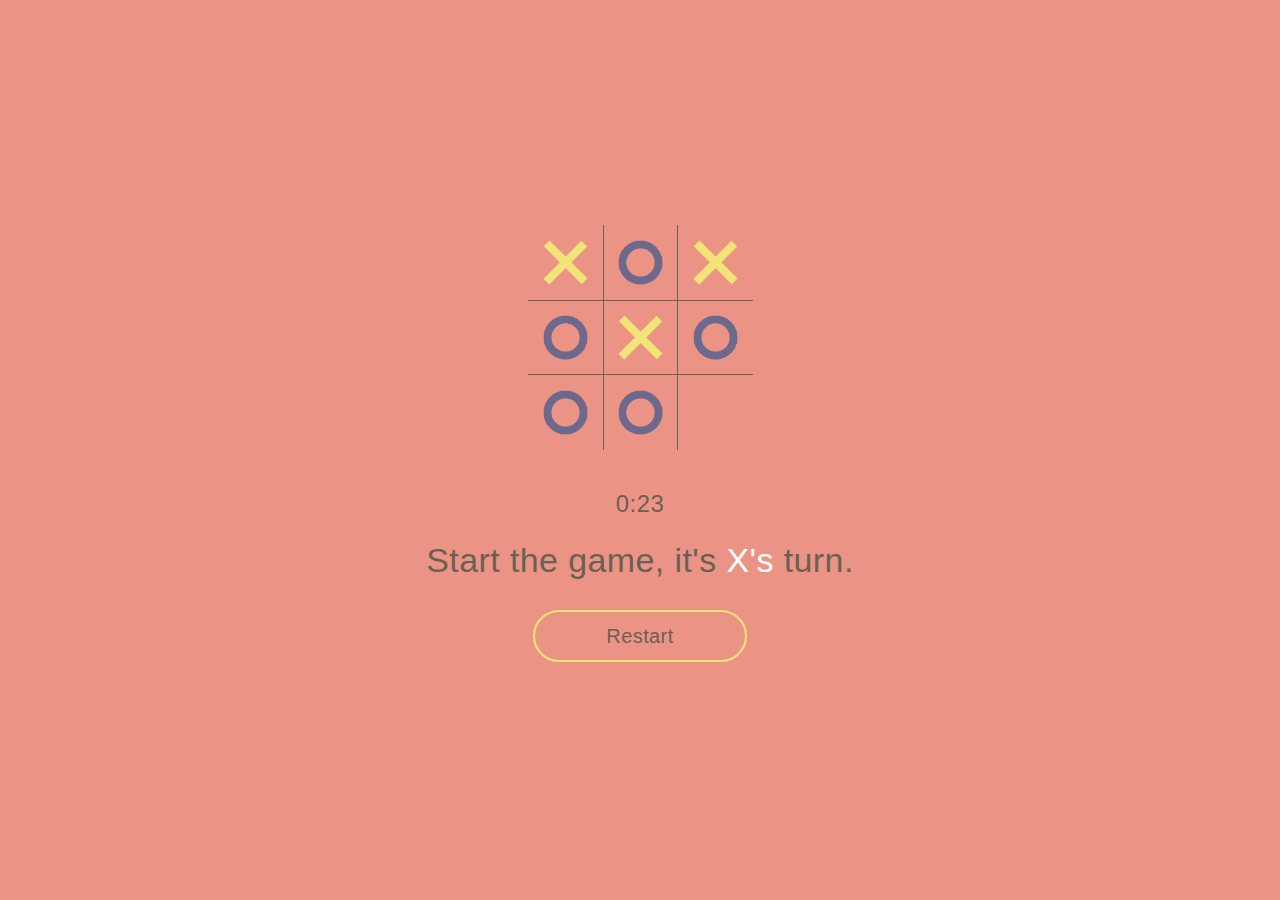
<file: tic-tac-toe/index.html>
<!doctype html>
<html lang="en-US">
<head>
  <meta charset="utf-8">
  <meta http-equiv="X-UA-Compatible" content="IE=edge,chrome=1">
  <meta name="author" content="Aleksandar Diklić" />
  <meta name="viewport" content="width=device-width">
  <title>UI Element: Tic-tac-toe</title>

  <link rel="stylesheet" href="element.css">
</head>
<body>

	<section class="board">
  	<ul class="board__container">
  		<li class="board__field x"></li>
  		<li class="board__field o"></li>
  		<li class="board__field x"></li>
  		<li class="board__field o"></li>
  		<li class="board__field x"></li>
  		<li class="board__field o"></li>
  		<li class="board__field o"></li>
  		<li class="board__field o"></li>
  		<li class="board__field empty"></li>
  	</ul>
  </section>

	<section class="details">
    <h1 class="details__timer">0:23</h1>

		<h1 class="details__move">Start the game, it's <b>X's</b> turn.</h1>

		<a href="#" class="details__action">Restart</a>
	</section>

</body>
<!-- End Body -->
</html>
</file>
<file: tic-tac-toe/element.css>
/* Coolors Exported Palette - coolors.co/f3e677-cae7b9-eb9486-6c698d-6b6054

$yellow: rgba(243, 230, 119, 1);
$green: rgba(202, 231, 185, 1);
$red: rgba(235, 148, 134, 1);
$gray: rgba(235, 148, 134, 1);
$brown: rgba(107, 96, 84, 1);
$white: rgba(255, 255, 255, 1);

*/

html {
  font-family: "HelveticaNeue-Light", "Helvetica Neue Light", "Helvetica Neue", Helvetica, Arial, "Lucida Grande", sans-serif;
  font-weight: 300;
	-ms-text-size-adjust: 100%;
	-webkit-text-size-adjust: 100%;
	letter-spacing: 0.025em;
}
body {
	margin: 0;
  background-color: rgba(235, 148, 134, 1); /* red */
  color: rgba(107, 96, 84, 1); /* brown */
}

.details {
	position: absolute;
	width: 100%;
	top: 50%;
	padding-top:24px;
}
.details__timer,
.details__move {
	font-size: 34px;
	font-weight: 300;
	text-align: center;
}
.details__timer {
  font-size: 24px;
}
.details__move b {
	color: rgba(255, 255, 255, 1); /* white */
}
.details__action {
  display: block;
	width: 210px;
	border-radius: 50px;
	border: 2px solid;
  margin: 30px auto;
	font-size: 20px;
	text-align: center;
	line-height: 48px;
	-webkit-transition: all 0.4s;
	cursor: pointer;
  border-color: rgba(243, 230, 119, 1); /* yellow */
  color: rgba(107, 96, 84, 1); /* brown */
	text-decoration: none;
}
.details__action:active, .details__action:hover {
  background-color: rgba(243, 230, 119, 1); /* yellow*/
}

.board__container {
	position:absolute;
	top:50%;
	left:50%;
	width: 225px;
	height: 225px;
	margin-left:-112px;
	margin-top:-225px;
	list-style: none;
	padding: 0px;
}
.board__field {
	box-sizing: border-box;
	width: 75px;
	height: 75px;
	float: left;
	background-size: 0px 0px;
	background-repeat: no-repeat;
	background-position: center;
  animation: bounceIn 2s;
}
.board__field:nth-child(2),
.board__field:nth-child(5),
.board__field:nth-child(8) {
	border-right: 1px solid rgba(107, 96, 84, 1); /* brown */
	border-left: 1px solid rgba(107, 96, 84, 1); /* brown */
}
.board__field:nth-child(4),
.board__field:nth-child(5),
.board__field:nth-child(6) {
	border-top: 1px solid rgba(107, 96, 84, 1); /* brown */
	border-bottom: 1px solid rgba(107, 96, 84, 1); /* brown */
}
.board__field.o {
	background-size: 75px 75px;
	background-image: url(images/o.png);
}
.board__field.x {
	background-size: 75px 75px;
	background-image: url(images/x.png);
}
.board__field.empty {
	cursor: pointer;
}

@media (max-width: 900px) {
	.details__timer,
  .details__move {
		font-size: 22px;
	}
	.board__container {
		margin-left:-112px;
		margin-top:-200px;
	}
}

@keyframes bounceIn {
  0% {
    transform: scale(0.1);
    opacity: 0;
  }
  60% {
    transform: scale(1.2);
    opacity: 1;
  }
  100% {
    transform: scale(1);
  }
}
</file>
